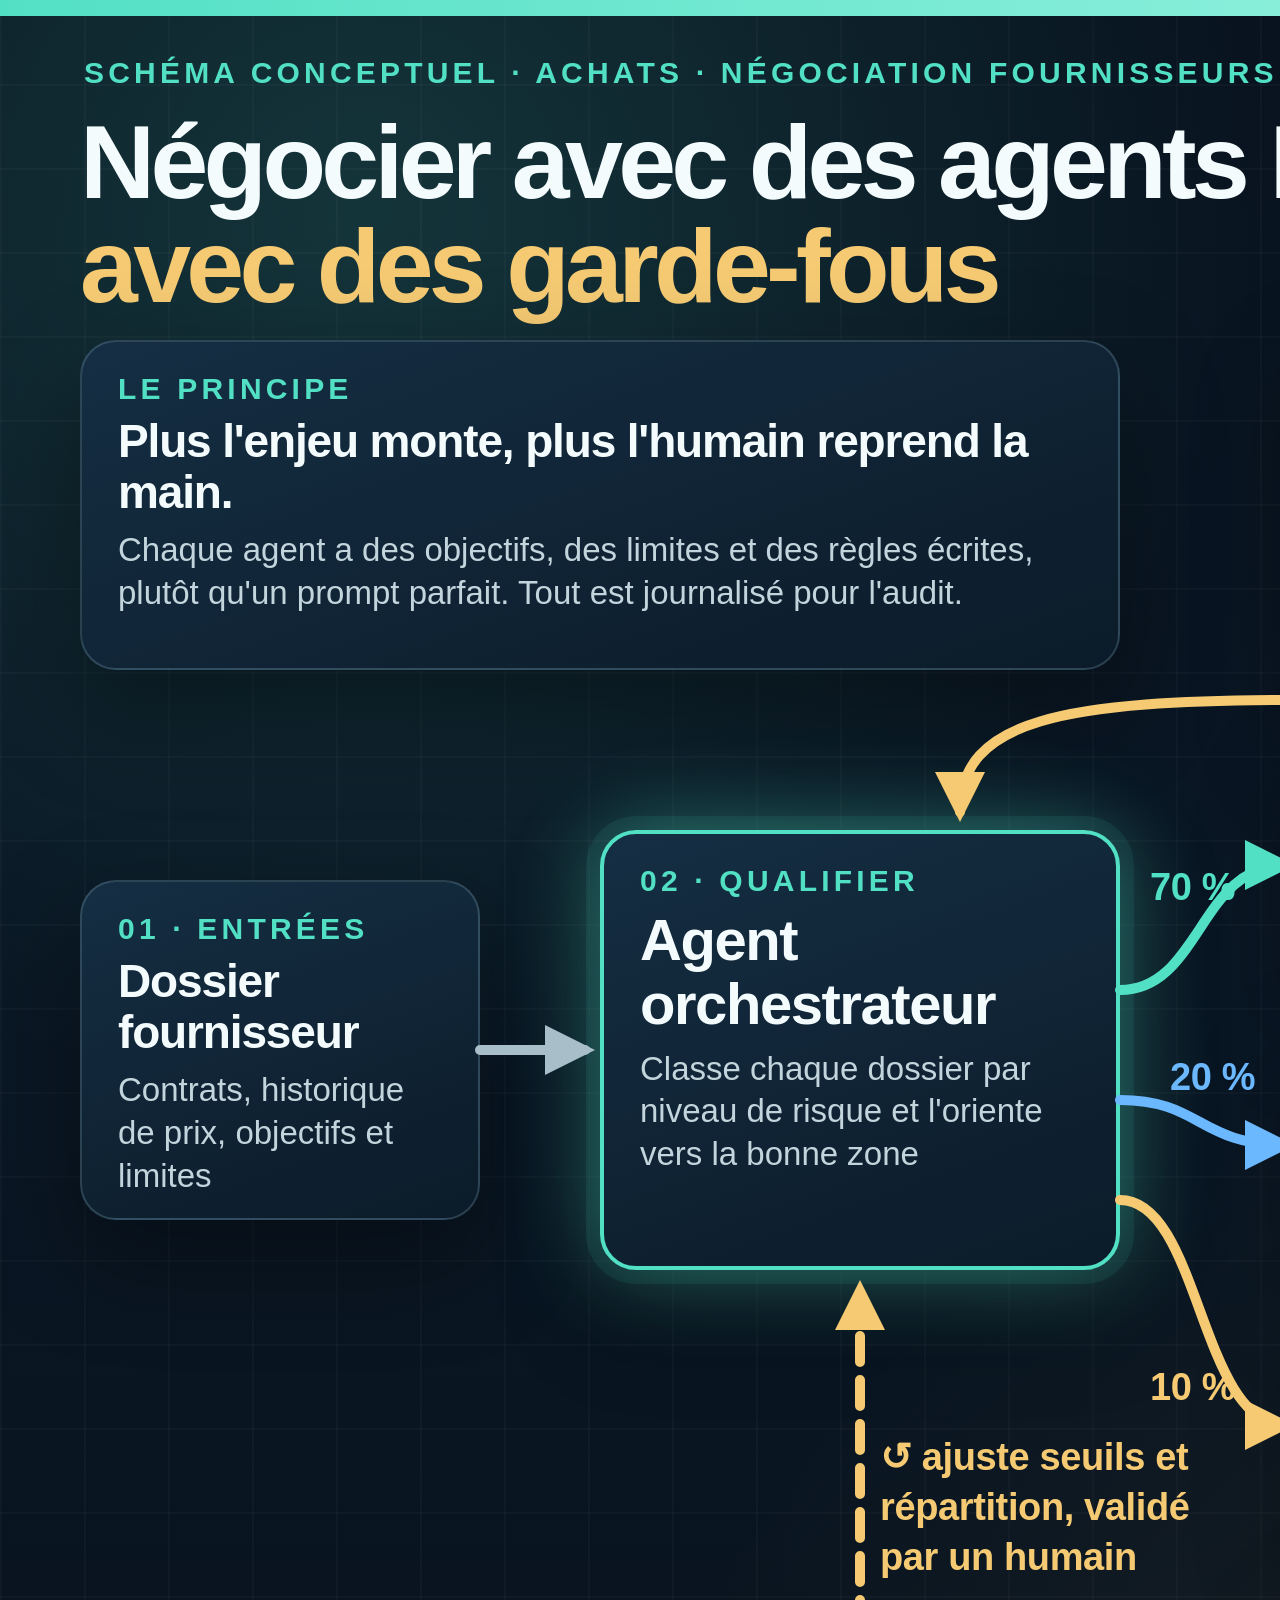
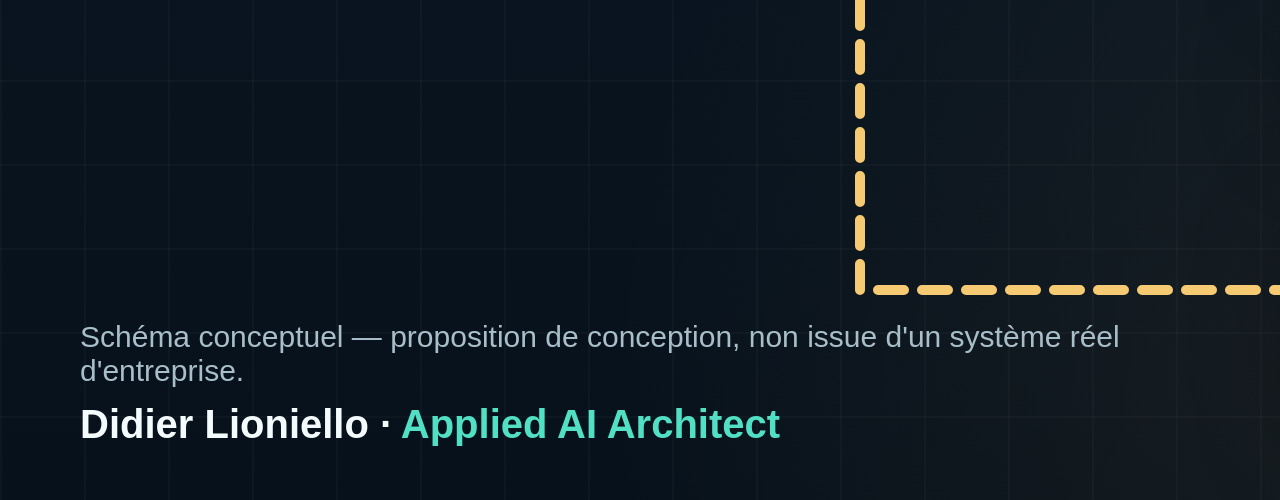
<file: diagramme.html>
<!doctype html>
<html lang="fr"><head><meta charset="utf-8"><title>Diagramme · Négocier avec des agents IA, avec des garde-fous</title>
<style>
*{box-sizing:border-box;margin:0}
html,body{width:3000px;height:2100px;overflow:hidden}
body{position:relative;color:#f4fbfc;font-family:Inter,ui-sans-serif,"Segoe UI",sans-serif;
background:radial-gradient(circle at 12% 10%,rgba(82,224,196,.16),transparent 900px),radial-gradient(circle at 88% 30%,rgba(107,184,255,.16),transparent 1000px),radial-gradient(circle at 50% 95%,rgba(245,202,115,.08),transparent 900px),linear-gradient(180deg,#08131f,#0a1724 50%,#07111b)}
body::before{content:"";position:absolute;inset:0;background-image:linear-gradient(rgba(255,255,255,.025) 2px,transparent 2px),linear-gradient(90deg,rgba(255,255,255,.025) 2px,transparent 2px);background-size:84px 84px}
.bar{position:absolute;left:0;right:0;top:0;height:16px;background:linear-gradient(90deg,#52e0c4,#8ff0dd 48%,#f5ca73)}
.n{position:absolute;padding:30px 36px;border:2px solid rgba(166,210,223,.2);border-radius:36px;background:linear-gradient(160deg,#152e43,#0b1b29);box-shadow:0 40px 100px rgba(0,0,0,.35)}
.eb{color:#52e0c4;font-size:30px;font-weight:850;letter-spacing:.14em;text-transform:uppercase}
h1{position:absolute;left:80px;top:110px;font-size:104px;font-weight:900;letter-spacing:-.045em;line-height:1}
h1 em{font-style:normal;color:#f5ca73}
.t{font-size:46px;font-weight:850;letter-spacing:-.025em;line-height:1.1;margin-top:10px}
.d{font-size:33px;color:#c3d5dc;line-height:1.3;margin-top:12px}
.big{font-size:96px;font-weight:900;letter-spacing:-.05em;line-height:1}
ul{padding-left:34px;margin-top:12px}li{font-size:30px;color:#c3d5dc;line-height:1.22;margin:4px 0}
.gate{border-style:solid;border-width:2px 14px;border-radius:18px;background:linear-gradient(160deg,#1a3a40,#0d2026)}
.orch{border:4px solid #52e0c4;box-shadow:0 0 90px rgba(82,224,196,.45),0 0 0 14px rgba(82,224,196,.08),0 40px 100px rgba(0,0,0,.35)}
svg{position:absolute;inset:0;pointer-events:none}
.lbl{font:850 38px Inter,sans-serif;letter-spacing:-.01em}
</style></head><body>
<div class="bar"></div>
<p class="eb" style="position:absolute;left:84px;top:56px">Schéma conceptuel · Achats · Négociation fournisseurs</p>
<h1>Négocier avec des agents IA,<br><em>avec des garde-fous</em></h1>
<div class="n" style="left:1580px;top:40px;width:660px;height:270px;padding:26px 32px"><div class="eb" style="font-size:24px">Chez un grand distributeur</div><div class="big" style="color:#52e0c4">68 %</div><div class="d" style="margin-top:8px;font-size:31px">de contrats conclus par l'IA (objectif : 20 %)</div></div>
<div class="n" style="left:2260px;top:40px;width:660px;height:270px;padding:26px 32px"><div class="eb" style="font-size:24px;color:#6bb8ff">Chez un grand distributeur</div><div class="big" style="color:#6bb8ff">75 %</div><div class="d" style="margin-top:8px;font-size:31px">des fournisseurs préfèrent négocier avec l'IA</div></div>

<!-- principe -->
<div class="n" style="left:80px;top:340px;width:1040px;height:330px"><div class="eb">Le principe</div><div class="t">Plus l'enjeu monte, plus l'humain reprend la main.</div><div class="d">Chaque agent a des objectifs, des limites et des règles écrites, plutôt qu'un prompt parfait. Tout est journalisé pour l'audit.</div></div>

<!-- règles -->
<div class="n" style="left:1300px;top:330px;width:1620px;height:390px;padding:24px 30px;border-color:rgba(245,202,115,.35)">
<div class="eb" style="color:#f5ca73">Protocoles d'agent · fournis à l'orchestrateur et à chaque agent</div>
<div style="display:grid;grid-template-columns:1fr 1fr 1fr;gap:30px;margin-top:6px">
<div><div class="t" style="color:#52e0c4;font-size:40px">✓ Toujours faire</div><ul><li>Journaliser chaque décision</li><li>Rester dans le mandat</li><li>Citer la clause source</li><li>Escalader si doute</li></ul></div>
<div><div class="t" style="color:#f5ca73;font-size:40px">? Demander d'abord</div><ul><li>Concession hors grille</li><li>Nouveau type de clause</li><li>Montant au-dessus du seuil</li><li>Fournisseur en litige</li></ul></div>
<div><div class="t" style="color:#ff7e8b;font-size:40px">✕ Ne jamais faire</div><ul><li>Signer seul un accord clé</li><li>Modifier un contrat sans trace</li><li>Partager des données privées</li><li>Contourner une limite</li></ul></div>
</div></div>

<!-- recevoir -->
<div class="n" style="left:80px;top:880px;width:400px;height:340px"><div class="eb">01 · Entrées</div><div class="t">Dossier fournisseur</div><div class="d">Contrats, historique de prix, objectifs et limites</div></div>
<!-- orchestrateur -->
<div class="n orch" style="left:600px;top:830px;width:520px;height:440px"><div class="eb">02 · Qualifier</div><div class="t" style="font-size:58px">Agent orchestrateur</div><div class="d">Classe chaque dossier par niveau de risque et l'oriente vers la bonne zone</div></div>

<!-- lanes: agents x1300-2150, gates x2290-2920 -->
<div class="n" style="left:1300px;top:740px;width:850px;height:250px;border-left:10px solid #52e0c4"><div class="eb">03 · 70 % · Faible risque</div><div class="t">Agent de négociation autonome</div><div class="d">Négocie seul, dans des limites écrites</div></div>
<div class="n gate" style="left:2290px;top:740px;width:630px;height:250px;border-color:#52e0c4"><div class="eb">Contrôle humain</div><div class="t" style="font-size:40px">Un humain relit un échantillon chaque semaine</div></div>

<div class="n" style="left:1300px;top:1020px;width:850px;height:250px;border-left:10px solid #6bb8ff"><div class="eb" style="color:#6bb8ff">03 · 20 % · Complexe</div><div class="t">Agents juridique, finance, logistique, conformité</div><div class="d">+ un agent de synthèse</div></div>
<div class="n gate" style="left:2290px;top:1020px;width:630px;height:250px;border-color:#6bb8ff"><div class="eb" style="color:#6bb8ff">Contrôle humain</div><div class="t" style="font-size:40px">L'acheteur senior valide avant l'envoi</div></div>

<div class="n" style="left:1300px;top:1300px;width:850px;height:250px;border-left:10px solid #f5ca73"><div class="eb" style="color:#f5ca73">03 · 10 % · Stratégique</div><div class="t">Agent de préparation</div><div class="d">L'IA prépare les scénarios et simulations</div></div>
<div class="n gate" style="left:2290px;top:1300px;width:630px;height:250px;border-color:#f5ca73"><div class="eb" style="color:#f5ca73">Contrôle humain</div><div class="t" style="font-size:40px">Le comité décide</div></div>

<!-- gros montants -->
<div class="n" style="left:1300px;top:1580px;width:1620px;height:110px;padding:0 36px;display:flex;align-items:center;gap:24px;border:4px dashed #ff866e;background:linear-gradient(90deg,rgba(255,134,110,.22),rgba(255,134,110,.08))"><span style="font-size:40px;font-weight:900;color:#ff866e;letter-spacing:.04em">GROS MONTANTS</span><span style="font-size:36px;font-weight:700">validation humaine obligatoire, quelle que soit la zone</span></div>

<!-- évaluer -->
<div class="n" style="left:1300px;top:1770px;width:1620px;height:240px;border:3px solid #f5ca73"><div class="eb" style="color:#f5ca73">04 · Évaluer</div><div class="t">Agent d'évaluation</div><div class="d">Mesure conclusion, délais, écarts de prix, avis fournisseurs ; propose d'ajuster les seuils</div></div>

<!-- footer left -->
<div style="position:absolute;left:80px;top:1920px;width:1150px"><div style="font-size:30px;color:#a8bec8">Schéma conceptuel — proposition de conception, non issue d'un système réel d'entreprise.</div><div style="font-size:40px;font-weight:850;margin-top:14px">Didier Lioniello · <span style="color:#52e0c4">Applied AI Architect</span></div></div>

<svg viewBox="0 0 3000 2100" width="3000" height="2100">
<defs>
<marker id="mt" viewBox="0 0 10 10" refX="8" refY="5" markerWidth="5" markerHeight="5" orient="auto"><path d="M0 0L10 5L0 10z" fill="#52e0c4"/></marker>
<marker id="mb" viewBox="0 0 10 10" refX="8" refY="5" markerWidth="5" markerHeight="5" orient="auto"><path d="M0 0L10 5L0 10z" fill="#6bb8ff"/></marker>
<marker id="mg" viewBox="0 0 10 10" refX="8" refY="5" markerWidth="5" markerHeight="5" orient="auto"><path d="M0 0L10 5L0 10z" fill="#f5ca73"/></marker>
<marker id="mw" viewBox="0 0 10 10" refX="8" refY="5" markerWidth="5" markerHeight="5" orient="auto"><path d="M0 0L10 5L0 10z" fill="#a8bec8"/></marker>
</defs>
<g fill="none" stroke-width="10" stroke-linecap="round">
<path d="M480 1050H585" stroke="#a8bec8" marker-end="url(#mw)"/>
<path d="M1120 990C1200 990 1200 865 1285 865" stroke="#52e0c4" marker-end="url(#mt)"/>
<path d="M1120 1100C1200 1100 1200 1145 1285 1145" stroke="#6bb8ff" marker-end="url(#mb)"/>
<path d="M1120 1200C1200 1200 1200 1425 1285 1425" stroke="#f5ca73" marker-end="url(#mg)"/>
<path d="M2150 865H2275" stroke="#52e0c4" marker-end="url(#mt)"/>
<path d="M2150 1145H2275" stroke="#6bb8ff" marker-end="url(#mb)"/>
<path d="M2150 1425H2275" stroke="#f5ca73" marker-end="url(#mg)"/>
<path d="M1300 700C1060 700 960 720 960 812" stroke="#f5ca73" marker-end="url(#mg)"/>
<path d="M1725 1690V1758M2380 1690V1758M2780 1690V1758" stroke="#a8bec8" stroke-width="7" marker-end="url(#mw)"/>
<path d="M1300 1890H860V1290" stroke="#f5ca73" stroke-dasharray="26 18" marker-end="url(#mg)"/>
</g>
<text class="lbl" x="1150" y="900" fill="#52e0c4">70 %</text>
<text class="lbl" x="1170" y="1090" fill="#6bb8ff">20 %</text>
<text class="lbl" x="1150" y="1400" fill="#f5ca73">10 %</text>
<text class="lbl" x="880" y="1470" fill="#f5ca73">↺ ajuste seuils et</text>
<text class="lbl" x="880" y="1520" fill="#f5ca73">répartition, validé</text><text class="lbl" x="880" y="1570" fill="#f5ca73">par un humain</text>
<text x="2410" y="1738" fill="#a8bec8" style="font:700 30px Inter">résultats</text>
</svg>
</body></html>
</file>
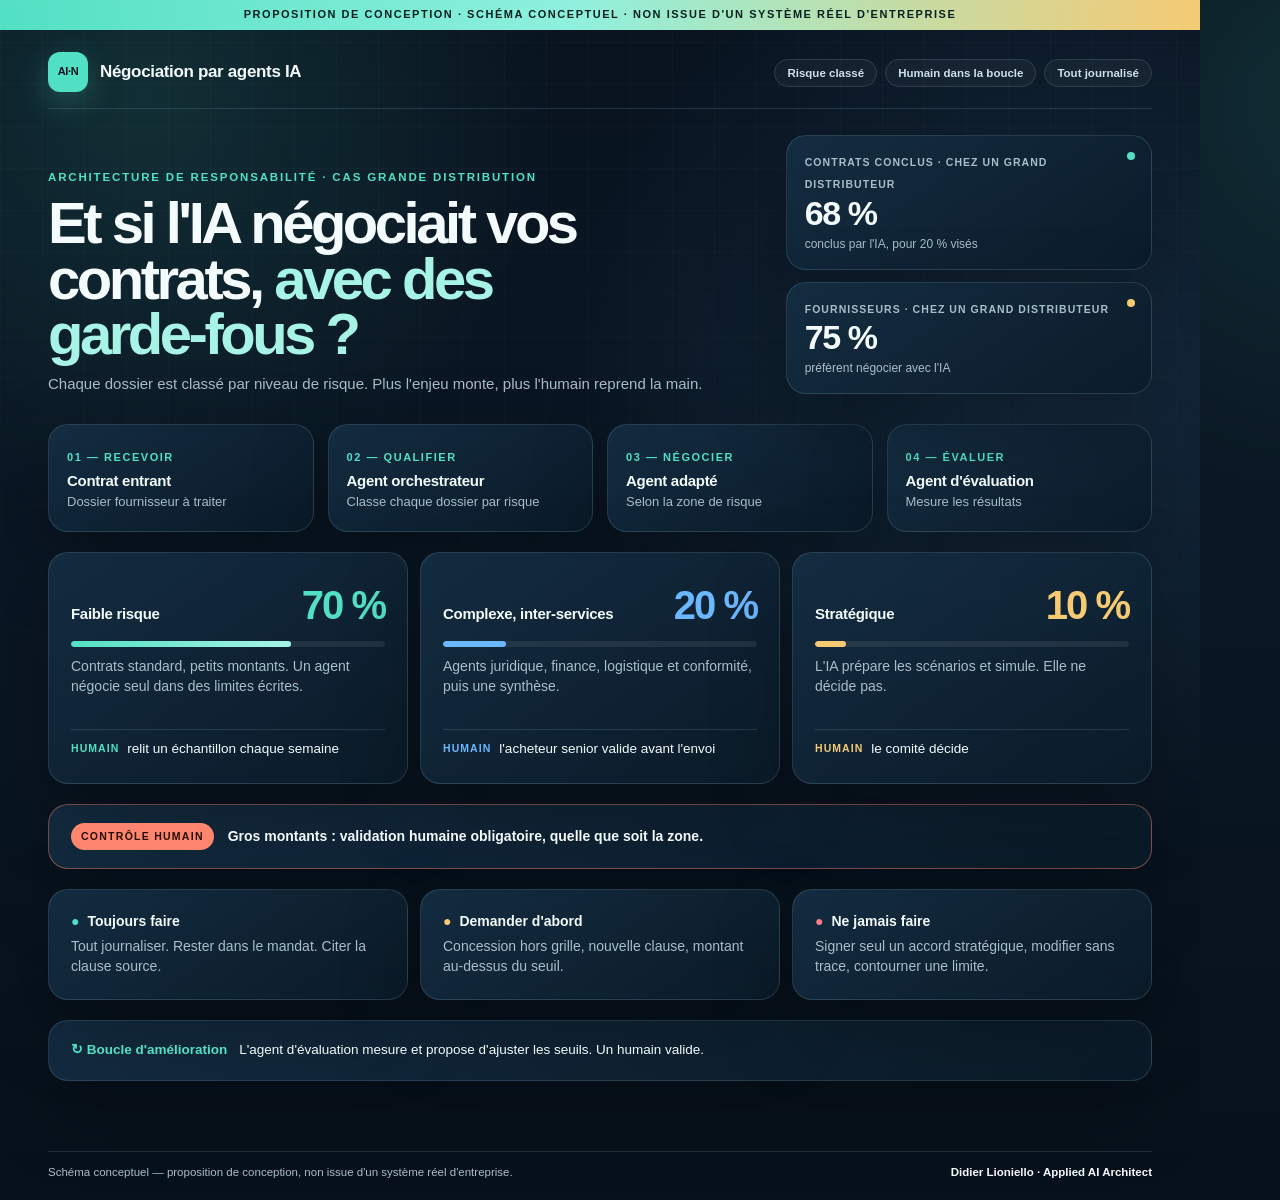
<file: infographic.html>
<!doctype html><html lang="fr"><head><meta charset="utf-8"><style>
:root{--ink:#08131f;--line:rgba(166,210,223,.16);--text:#f4fbfc;--muted:#a8bec8;--teal:#52e0c4;--teal-soft:#a7f3e5;--coral:#ff866e;--gold:#f5ca73;--blue:#6bb8ff;--danger:#ff7e8b}
*{box-sizing:border-box;margin:0}
html,body{width:1200px;height:1200px;overflow:hidden}
body{color:var(--text);font-family:Inter,sans-serif;line-height:1.4;position:relative;
background:radial-gradient(circle at 12% 8%,rgba(82,224,196,.13),transparent 420px),radial-gradient(circle at 88% 30%,rgba(107,184,255,.13),transparent 480px),linear-gradient(180deg,#08131f,#0a1724 48%,#07111b)}
body::before{content:"";position:absolute;inset:0;background-image:linear-gradient(rgba(255,255,255,.022) 1px,transparent 1px),linear-gradient(90deg,rgba(255,255,255,.022) 1px,transparent 1px);background-size:42px 42px;mask-image:linear-gradient(to bottom,black,transparent 85%)}
.banner{height:30px;display:flex;align-items:center;justify-content:center;color:#06211d;background:linear-gradient(90deg,var(--teal),#8ff0dd 48%,var(--gold));font-size:11px;font-weight:900;letter-spacing:.14em}
.wrap{position:relative;padding:22px 48px 0}
.nav{display:flex;justify-content:space-between;align-items:center;padding-bottom:16px;border-bottom:1px solid var(--line)}
.brand{display:flex;gap:12px;align-items:center;font-weight:800;font-size:17px;letter-spacing:-.02em}
.mark{width:40px;height:40px;border-radius:12px;background:var(--teal);color:var(--ink);display:grid;place-items:center;font-size:11px;font-weight:900;box-shadow:0 10px 32px rgba(82,224,196,.25)}
.pill{padding:7px 12px;border:1px solid var(--line);border-radius:999px;color:#cde0e7;background:rgba(255,255,255,.035);font-size:11.5px;font-weight:700;margin-left:8px}
.eyebrow{color:var(--teal);font-size:11.5px;font-weight:850;letter-spacing:.16em;text-transform:uppercase;margin-bottom:10px}
.hero{display:grid;grid-template-columns:1.55fr .8fr;gap:28px;align-items:end;padding-top:26px}
h1{font-size:58px;font-weight:760;line-height:.95;letter-spacing:-.06em}
h1 em{font-style:normal;color:var(--teal-soft)}
.copy{color:var(--muted);font-size:15px;margin-top:12px}
.card{border:1px solid var(--line);background:linear-gradient(145deg,rgba(21,46,67,.92),rgba(11,27,41,.95));box-shadow:0 28px 80px rgba(0,0,0,.28);border-radius:20px}
.kpis{display:grid;gap:12px}
.kpi{padding:14px 18px;position:relative}
.kpi small{color:var(--muted);font-size:10.5px;font-weight:800;letter-spacing:.1em;text-transform:uppercase}
.kpi b{display:block;font-size:34px;letter-spacing:-.04em;line-height:1.1}
.kpi span{color:var(--muted);font-size:12px}
.dot{position:absolute;right:16px;top:16px;width:8px;height:8px;border-radius:50%}
.flow{display:grid;grid-template-columns:repeat(4,1fr);gap:14px;margin-top:30px}
.step{padding:20px 18px}
.step .n{color:var(--teal);font-size:11px;font-weight:850;letter-spacing:.14em}
.step b{display:block;font-size:15px;margin-top:3px;letter-spacing:-.02em}
.step p{color:var(--muted);font-size:13px;margin-top:2px}
.zones{display:grid;grid-template-columns:repeat(3,1fr);gap:12px;margin-top:20px}
.zone{padding:24px 22px}
.zone .top{display:flex;justify-content:space-between;align-items:baseline}
.zone .pct{font-size:40px;font-weight:780;letter-spacing:-.05em}
.zone h3{font-size:15px;letter-spacing:-.02em}
.bar{height:6px;border-radius:9px;background:rgba(255,255,255,.08);margin:8px 0 10px;overflow:hidden}
.bar i{display:block;height:100%;border-radius:9px}
.zone p{color:var(--muted);font-size:14px;min-height:62px}
.human{margin-top:10px;padding-top:10px;border-top:1px solid var(--line);font-size:13.5px;display:flex;gap:8px}
.human strong{font-size:10.5px;letter-spacing:.1em;text-transform:uppercase;white-space:nowrap;padding-top:1px}
.alert{margin-top:20px;padding:18px 22px;display:flex;align-items:center;gap:14px;border-color:rgba(255,134,110,.45)}
.alert .tag{background:var(--coral);color:#2a0d07;font-size:10.5px;font-weight:900;letter-spacing:.12em;padding:6px 10px;border-radius:999px}
.alert span{font-size:14px;font-weight:650}
.rules{display:grid;grid-template-columns:repeat(3,1fr);gap:12px;margin-top:20px}
.rule{padding:22px 22px}
.rule h3{font-size:14px;display:flex;align-items:center;gap:8px;margin-bottom:6px}
.rule p{color:var(--muted);font-size:14px}
.loop{margin-top:20px;padding:20px 22px;display:flex;gap:12px;align-items:center;font-size:13.5px}
.loop b{color:var(--teal)}
.foot{position:absolute;left:48px;right:48px;bottom:20px;display:flex;justify-content:space-between;color:var(--muted);font-size:11.5px;border-top:1px solid var(--line);padding-top:12px}
.foot b{color:var(--text)}
</style></head><body>
<div class="banner">PROPOSITION DE CONCEPTION · SCHÉMA CONCEPTUEL · NON ISSUE D'UN SYSTÈME RÉEL D'ENTREPRISE</div>
<div class="wrap">
<div class="nav"><div class="brand"><span class="mark">AI·N</span>Négociation par agents IA</div>
<div><span class="pill">Risque classé</span><span class="pill">Humain dans la boucle</span><span class="pill">Tout journalisé</span></div></div>
<div class="hero"><div>
<p class="eyebrow">Architecture de responsabilité · cas grande distribution</p>
<h1>Et si l'IA négociait vos contrats, <em>avec des garde‑fous&nbsp;?</em></h1>
<p class="copy">Chaque dossier est classé par niveau de risque. Plus l'enjeu monte, plus l'humain reprend la main.</p></div>
<div class="kpis">
<div class="card kpi"><i class="dot" style="background:var(--teal)"></i><small>Contrats conclus · chez un grand distributeur</small><b>68 %</b><span>conclus par l'IA, pour 20 % visés</span></div>
<div class="card kpi"><i class="dot" style="background:var(--gold)"></i><small>Fournisseurs · chez un grand distributeur</small><b>75 %</b><span>préfèrent négocier avec l'IA</span></div>
</div></div>
<div class="flow">
<div class="card step"><span class="n">01 — RECEVOIR</span><b>Contrat entrant</b><p>Dossier fournisseur à traiter</p></div>
<div class="card step"><span class="n">02 — QUALIFIER</span><b>Agent orchestrateur</b><p>Classe chaque dossier par risque</p></div>
<div class="card step"><span class="n">03 — NÉGOCIER</span><b>Agent adapté</b><p>Selon la zone de risque</p></div>
<div class="card step"><span class="n">04 — ÉVALUER</span><b>Agent d'évaluation</b><p>Mesure les résultats</p></div>
</div>
<div class="zones">
<div class="card zone"><div class="top"><h3>Faible risque</h3><span class="pct" style="color:var(--teal)">70 %</span></div><div class="bar"><i style="width:70%;background:linear-gradient(90deg,var(--teal),var(--teal-soft))"></i></div><p>Contrats standard, petits montants. Un agent négocie seul dans des limites écrites.</p><div class="human"><strong style="color:var(--teal)">Humain</strong><span>relit un échantillon chaque semaine</span></div></div>
<div class="card zone"><div class="top"><h3>Complexe, inter-services</h3><span class="pct" style="color:var(--blue)">20 %</span></div><div class="bar"><i style="width:20%;background:var(--blue)"></i></div><p>Agents juridique, finance, logistique et conformité, puis une synthèse.</p><div class="human"><strong style="color:var(--blue)">Humain</strong><span>l'acheteur senior valide avant l'envoi</span></div></div>
<div class="card zone"><div class="top"><h3>Stratégique</h3><span class="pct" style="color:var(--gold)">10 %</span></div><div class="bar"><i style="width:10%;background:var(--gold)"></i></div><p>L'IA prépare les scénarios et simule. Elle ne décide pas.</p><div class="human"><strong style="color:var(--gold)">Humain</strong><span>le comité décide</span></div></div>
</div>
<div class="card alert"><span class="tag">CONTRÔLE HUMAIN</span><span>Gros montants : validation humaine obligatoire, quelle que soit la zone.</span></div>
<div class="rules">
<div class="card rule"><h3><span style="color:var(--teal)">●</span>Toujours faire</h3><p>Tout journaliser. Rester dans le mandat. Citer la clause source.</p></div>
<div class="card rule"><h3><span style="color:var(--gold)">●</span>Demander d'abord</h3><p>Concession hors grille, nouvelle clause, montant au-dessus du seuil.</p></div>
<div class="card rule"><h3><span style="color:var(--danger)">●</span>Ne jamais faire</h3><p>Signer seul un accord stratégique, modifier sans trace, contourner une limite.</p></div>
</div>
<div class="card loop"><b>↻ Boucle d'amélioration</b><span>L'agent d'évaluation mesure et propose d'ajuster les seuils. Un humain valide.</span></div>
</div>
<div class="foot"><span>Schéma conceptuel — proposition de conception, non issue d'un système réel d'entreprise.</span><b>Didier Lioniello · Applied AI Architect</b></div>
</body></html>
</file>
